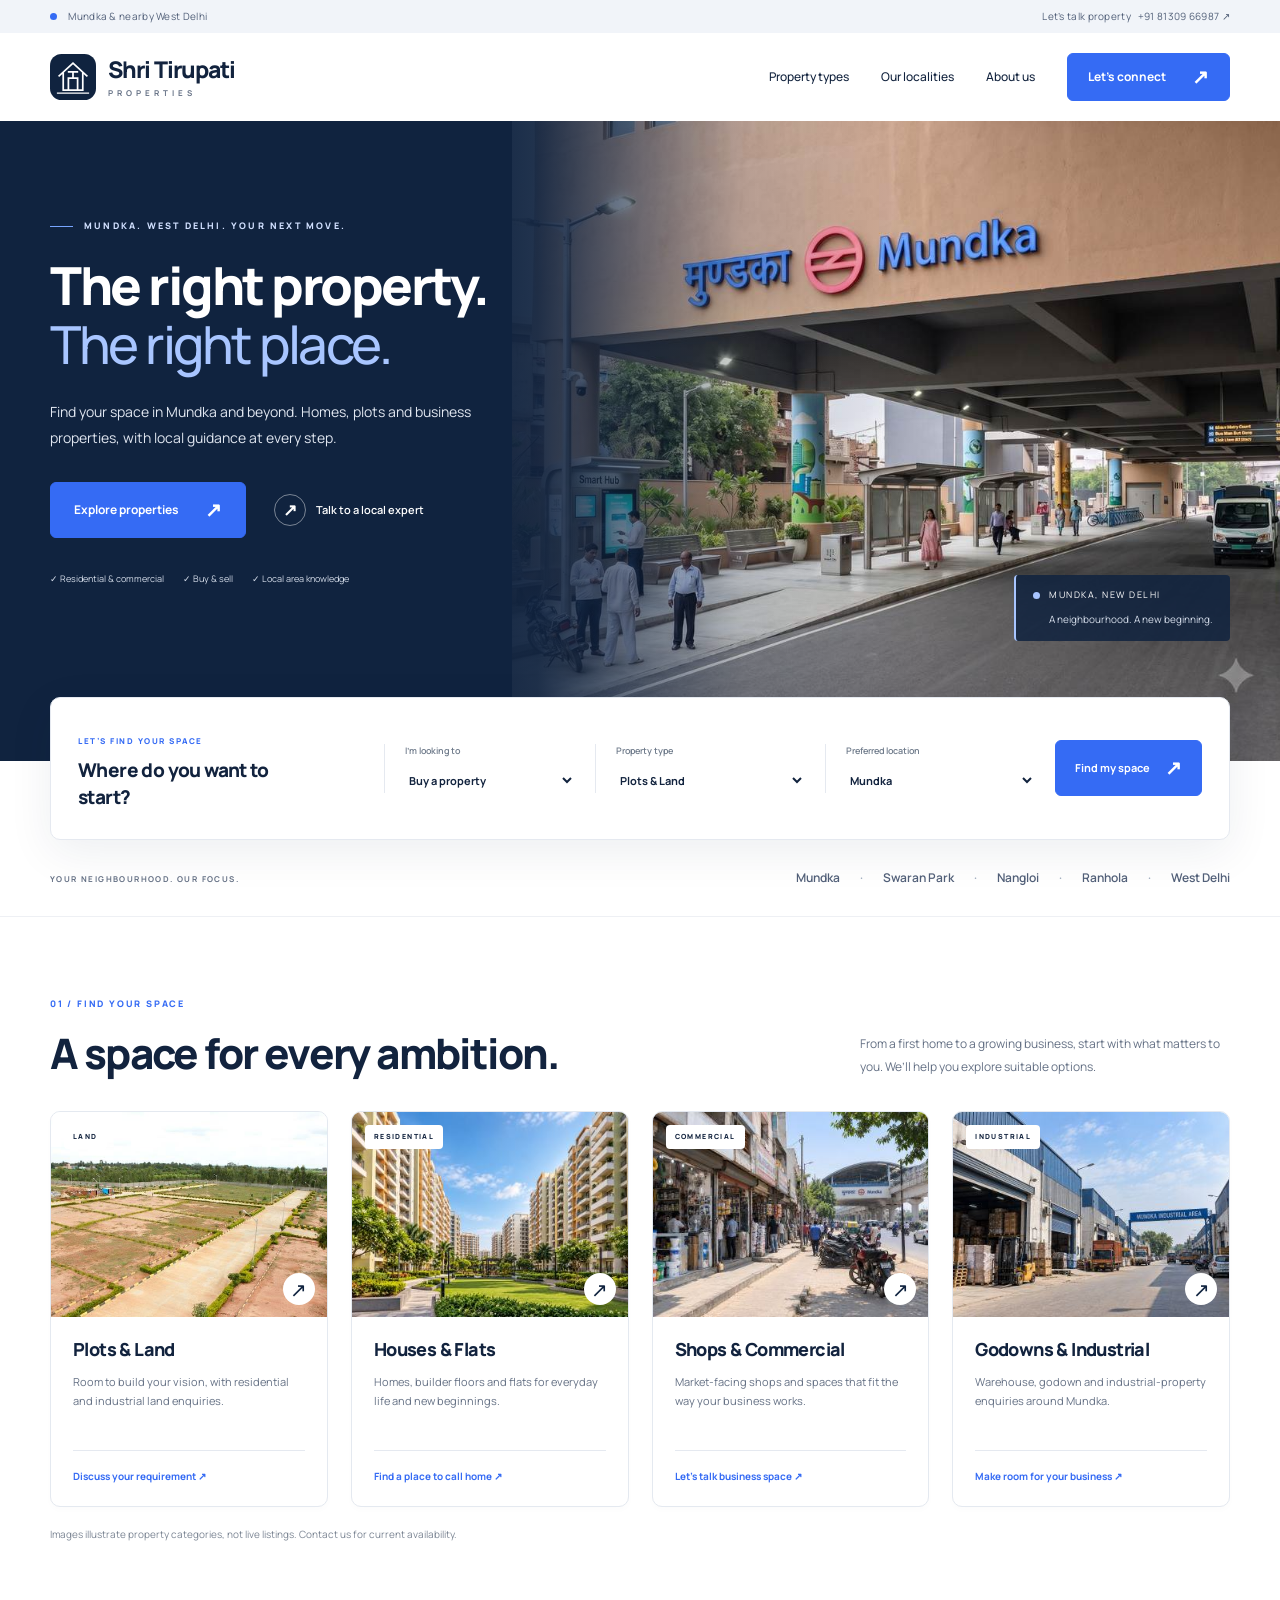
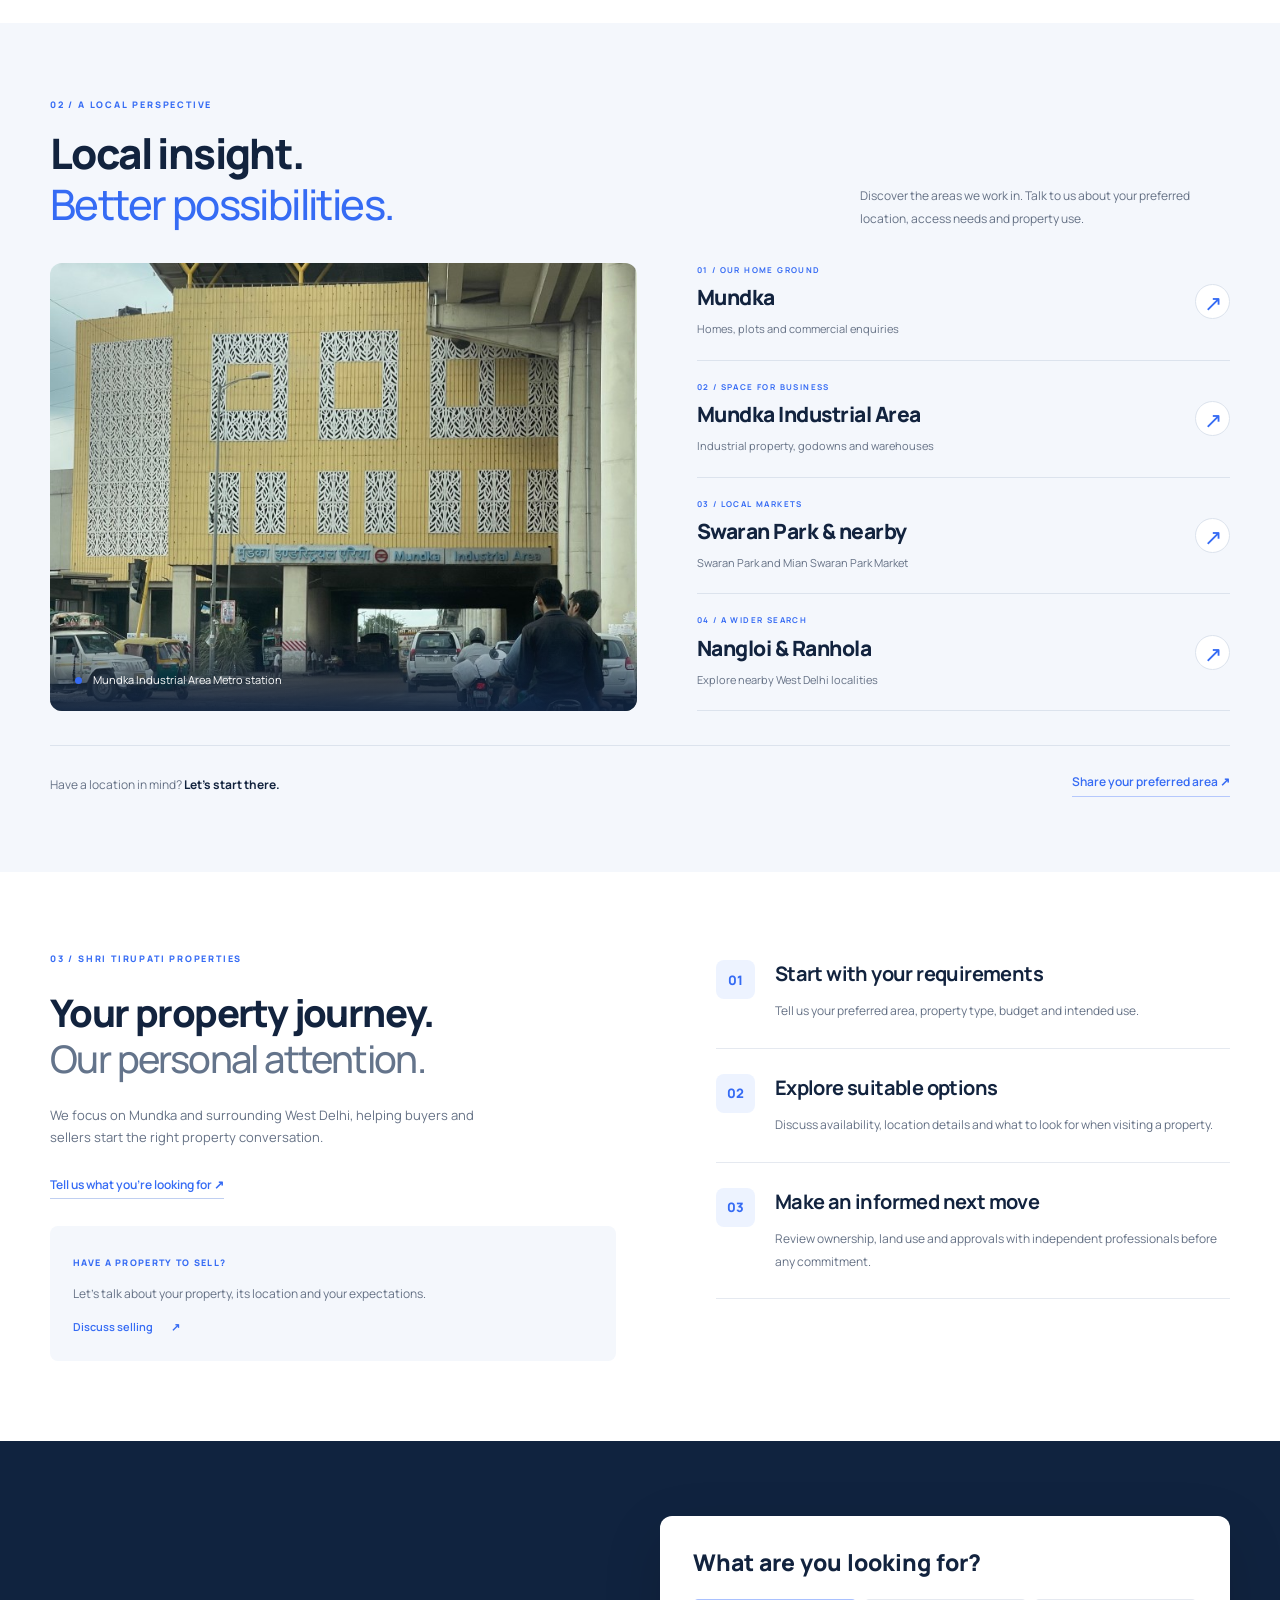
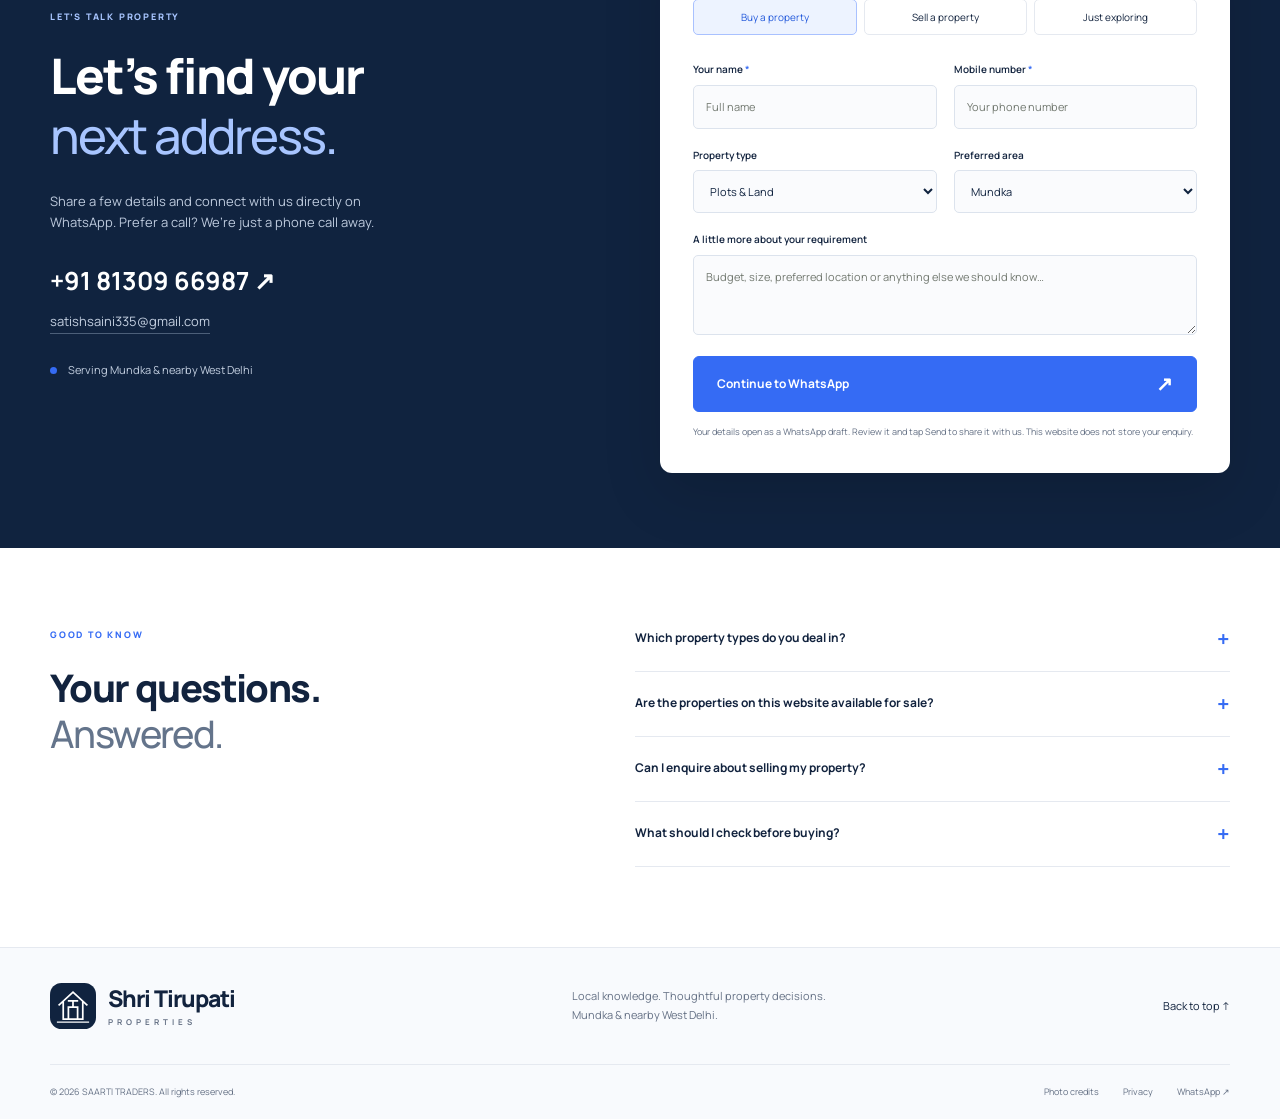
<file: index.html>
<!doctype html>
<html lang="en">
<head>
  <meta charset="utf-8"><meta name="viewport" content="width=device-width,initial-scale=1">
  <title>Shri Tirupati Properties | Property in Mundka & West Delhi</title>
  <meta name="description" content="Find plots, homes, shops, godowns and industrial properties in Mundka and nearby West Delhi. Talk to Shri Tirupati Properties about buying or selling.">
  <meta name="theme-color" content="#10233f"><meta property="og:title" content="Your next address in Mundka | Shri Tirupati Properties"><meta property="og:description" content="Local property knowledge. A personal approach. Explore residential, commercial and industrial property in West Delhi."><meta property="og:type" content="website">
  <link rel="icon" type="image/svg+xml" href="assets/logo-mark.svg"><link rel="stylesheet" href="styles.css"><link rel="stylesheet" href="redesign.css"><script src="script.js" defer></script>
</head>
<body>
<a class="skip" href="#main">Skip to content</a>
<div class="topline"><div class="wrap"><span><span class="location-dot"></span> Mundka & nearby West Delhi</span><a href="tel:+918130966987">Let’s talk property &nbsp; +91 81309 66987 ↗</a></div></div>
<header class="header"><div class="wrap header-inner">
  <a class="brand" href="#home" aria-label="Shri Tirupati Properties home"><img src="assets/logo-mark.svg" alt="" width="48" height="48"><span>Shri Tirupati<small>PROPERTIES</small></span></a>
  <button class="menu-toggle" type="button" aria-controls="navigation" aria-expanded="false">Menu <span>☰</span></button>
  <nav id="navigation" aria-label="Main navigation"><a href="#properties">Property types</a><a href="#localities">Our localities</a><a href="#about">About us</a><a class="button small" href="#contact">Let’s connect <span>↗</span></a></nav>
</div></header>
<main id="main">
<section class="hero" id="home">
<img class="hero-background" src="assets/mundka-banner.jpg" width="1100" height="827" alt="Mundka station banner reused from our original website" fetchpriority="high">
<div class="wrap hero-inner"><div class="hero-copy"><p class="eyebrow"><span></span> MUNDKA. WEST DELHI. YOUR NEXT MOVE.</p><h1>The right property.<br><em>The right place.</em></h1><p class="intro">Find your space in Mundka and beyond. Homes, plots and business properties, with local guidance at every step.</p><div class="hero-actions"><a class="button" href="#properties">Explore properties <span>↗</span></a><a class="hero-call" href="tel:+918130966987"><span class="call-icon">↗</span> Talk to a local expert</a></div><div class="hero-assurances"><span>✓ Residential & commercial</span><span>✓ Buy & sell</span><span>✓ Local area knowledge</span></div></div><div class="hero-location"><span class="location-dot"></span><span>MUNDKA, NEW DELHI<small>A neighbourhood. A new beginning.</small></span></div></div>
</section>
<div class="wrap finder-wrap"><form class="property-finder" id="property-finder"><div class="finder-heading"><span>LET’S FIND YOUR SPACE</span><h2>Where do you want to start?</h2></div><label>I’m looking to<select id="find-intent"><option value="Buy">Buy a property</option><option value="Sell">Sell a property</option><option value="Enquire">Explore options</option></select></label><label>Property type<select id="find-type"><option>Plots & Land</option><option>Houses & Flats</option><option>Shops & Commercial</option><option>Godowns & Industrial</option><option>Not sure yet</option></select></label><label>Preferred location<select id="find-area"><option>Mundka</option><option>Mundka Industrial Area</option><option>Swaran Park</option><option>Nangloi</option><option>Ranhola</option><option>UER-II surroundings</option></select></label><button class="button" type="submit">Find my space <span>↗</span></button></form></div>
<div class="locality-strip"><div class="wrap"><span>YOUR NEIGHBOURHOOD. OUR FOCUS.</span><p>Mundka <i>·</i> Swaran Park <i>·</i> Nangloi <i>·</i> Ranhola <i>·</i> West Delhi</p></div></div>
<section class="section wrap" id="properties"><div class="section-head"><div><p class="eyebrow">01 / FIND YOUR SPACE</p><h2>A space for every ambition.</h2></div><p>From a first home to a growing business, start with what matters to you. We’ll help you explore suitable options.</p></div>
  <div class="property-grid">
    <a class="property-card" href="#contact" data-property="Plots & Land"><div class="card-image"><img src="assets/plots-land.jpg" alt="Illustrative plotted land" width="564" height="376" loading="lazy"><span class="image-tag">LAND</span><span class="card-arrow">↗</span></div><div class="card-copy"><span class="card-number">01</span><h3>Plots & Land</h3><p>Room to build your vision, with residential and industrial land enquiries.</p><span class="card-link">Discuss your requirement ↗</span></div></a>
    <a class="property-card" href="#contact" data-property="Houses & Flats"><div class="card-image"><img src="assets/houses-flats.jpg" alt="Illustrative residential buildings" width="384" height="256" loading="lazy"><span class="image-tag">RESIDENTIAL</span><span class="card-arrow">↗</span></div><div class="card-copy"><span class="card-number">02</span><h3>Houses & Flats</h3><p>Homes, builder floors and flats for everyday life and new beginnings.</p><span class="card-link">Find a place to call home ↗</span></div></a>
    <a class="property-card" href="#contact" data-property="Shops & Commercial"><div class="card-image"><img src="assets/shops-market.jpg" alt="Illustrative commercial market" width="384" height="256" loading="lazy"><span class="image-tag">COMMERCIAL</span><span class="card-arrow">↗</span></div><div class="card-copy"><span class="card-number">03</span><h3>Shops & Commercial</h3><p>Market-facing shops and spaces that fit the way your business works.</p><span class="card-link">Let’s talk business space ↗</span></div></a>
    <a class="property-card" href="#contact" data-property="Godowns & Industrial"><div class="card-image"><img src="assets/godown.jpg" alt="Illustrative warehouse building" width="384" height="256" loading="lazy"><span class="image-tag">INDUSTRIAL</span><span class="card-arrow">↗</span></div><div class="card-copy"><span class="card-number">04</span><h3>Godowns & Industrial</h3><p>Warehouse, godown and industrial-property enquiries around Mundka.</p><span class="card-link">Make room for your business ↗</span></div></a>
  </div><p class="image-note">Images illustrate property categories, not live listings. Contact us for current availability.</p>
</section>
<section class="local-section" id="localities"><div class="wrap"><div class="section-head"><div><p class="eyebrow">02 / A LOCAL PERSPECTIVE</p><h2>Local insight.<br><em>Better possibilities.</em></h2></div><p>Discover the areas we work in. Talk to us about your preferred location, access needs and property use.</p></div><div class="local-grid"><figure class="local-photo"><img src="assets/mundka-industrial-metro.jpg" alt="Exterior of Mundka Industrial Area Metro station" width="750" height="546" loading="lazy"><figcaption><span class="location-dot"></span> Mundka Industrial Area Metro station</figcaption></figure><div class="area-list">
  <a href="https://www.google.com/maps/search/?api=1&query=Mundka+Delhi" target="_blank" rel="noopener noreferrer"><span><small>01 / OUR HOME GROUND</small><strong>Mundka</strong><span>Homes, plots and commercial enquiries</span></span><b>↗</b></a>
  <a href="https://www.google.com/maps/search/?api=1&query=Mundka+Industrial+Area+Delhi" target="_blank" rel="noopener noreferrer"><span><small>02 / SPACE FOR BUSINESS</small><strong>Mundka Industrial Area</strong><span>Industrial property, godowns and warehouses</span></span><b>↗</b></a>
  <a href="https://www.google.com/maps/search/?api=1&query=Swaran+Park+Mundka+Delhi" target="_blank" rel="noopener noreferrer"><span><small>03 / LOCAL MARKETS</small><strong>Swaran Park & nearby</strong><span>Swaran Park and Mian Swaran Park Market</span></span><b>↗</b></a>
  <a href="https://www.google.com/maps/search/?api=1&query=Nangloi+Ranhola+Delhi" target="_blank" rel="noopener noreferrer"><span><small>04 / A WIDER SEARCH</small><strong>Nangloi & Ranhola</strong><span>Explore nearby West Delhi localities</span></span><b>↗</b></a>
</div></div><div class="local-bottom"><p>Have a location in mind? <strong>Let’s start there.</strong></p><a href="#contact" class="light-link">Share your preferred area ↗</a></div></div></section>
<section class="section wrap about-grid" id="about"><div><p class="eyebrow">03 / SHRI TIRUPATI PROPERTIES</p><h2>Your property journey.<br><em>Our personal attention.</em></h2><p class="about-intro">We focus on Mundka and surrounding West Delhi, helping buyers and sellers start the right property conversation.</p><a class="underlink" href="#contact">Tell us what you’re looking for ↗</a><div class="seller-note"><span>HAVE A PROPERTY TO SELL?</span><p>Let’s talk about your property, its location and your expectations.</p><a href="#contact" data-intent="Sell">Discuss selling <span>↗</span></a></div></div><div class="steps"><article><span>01</span><div><h3>Start with your requirements</h3><p>Tell us your preferred area, property type, budget and intended use.</p></div></article><article><span>02</span><div><h3>Explore suitable options</h3><p>Discuss availability, location details and what to look for when visiting a property.</p></div></article><article><span>03</span><div><h3>Make an informed next move</h3><p>Review ownership, land use and approvals with independent professionals before any commitment.</p></div></article></div></section>
<section class="contact-section" id="contact"><div class="wrap contact-grid"><div class="contact-copy"><p class="eyebrow">LET’S TALK PROPERTY</p><h2>Let’s find your<br><em>next address.</em></h2><p>Share a few details and connect with us directly on WhatsApp. Prefer a call? We’re just a phone call away.</p><a class="contact-phone" href="tel:+918130966987">+91 81309 66987 ↗</a><a class="email-link" href="mailto:satishsaini335@gmail.com">satishsaini335@gmail.com</a><div class="contact-place"><span class="location-dot"></span> Serving Mundka & nearby West Delhi</div></div>
<form id="enquiry-form" class="enquiry-form" action="https://wa.me/918130966987" method="get"><h3>What are you looking for?</h3><fieldset class="intent-options"><legend class="sr-only">Enquiry purpose</legend><label><input type="radio" name="intent" value="Buy" checked><span>Buy a property</span></label><label><input type="radio" name="intent" value="Sell"><span>Sell a property</span></label><label><input type="radio" name="intent" value="Enquire"><span>Just exploring</span></label></fieldset><div class="form-row"><label>Your name <span>*</span><input name="name" id="name" autocomplete="name" required maxlength="80" placeholder="Full name"></label><label>Mobile number <span>*</span><input name="phone" id="phone" type="tel" autocomplete="tel" required pattern="[+0-9 \(\)\-]{10,20}" maxlength="20" title="Enter a valid phone number with 10 to 15 digits" placeholder="Your phone number"></label></div><div class="form-row"><label>Property type<select name="property" id="property"><option>Plots & Land</option><option>Houses & Flats</option><option>Shops & Commercial</option><option>Godowns & Industrial</option><option>Not sure yet</option></select></label><label>Preferred area<select name="area" id="area"><option>Mundka</option><option>Mundka Industrial Area</option><option>Swaran Park</option><option>Mian Swaran Park Market</option><option>Nangloi</option><option>Ranhola</option><option>UER-II surroundings</option><option>Other / Open to suggestions</option></select></label></div><label>A little more about your requirement<textarea name="message" id="message" rows="3" maxlength="1000" placeholder="Budget, size, preferred location or anything else we should know…"></textarea></label><button class="button submit" type="submit">Continue to WhatsApp <span>↗</span></button><p class="form-note">Your details open as a WhatsApp draft. Review it and tap Send to share it with us. This website does not store your enquiry.</p><noscript><p>For a personalised enquiry, call <a href="tel:+918130966987">+91 81309 66987</a> or <a href="https://wa.me/918130966987">message us on WhatsApp</a>. JavaScript is needed to prepare the form draft.</p></noscript></form></div></section>
<section class="section wrap faq-section"><div><p class="eyebrow">GOOD TO KNOW</p><h2>Your questions.<br><em>Answered.</em></h2></div><div class="faqs"><details><summary>Which property types do you deal in?<span>+</span></summary><p>We handle enquiries for plots, land, houses, flats, shops, commercial spaces, godowns, warehouses and industrial properties in Mundka and nearby areas.</p></details><details><summary>Are the properties on this website available for sale?<span>+</span></summary><p>The website introduces the categories we deal in. Images are not current property listings. Contact us for availability, asking prices and specific property details.</p></details><details><summary>Can I enquire about selling my property?<span>+</span></summary><p>Yes. Choose “Sell a property” in the enquiry form and share the location, property type, approximate size and your expectations.</p></details><details><summary>What should I check before buying?<span>+</span></summary><p>Independently verify title, ownership, permitted land use, approvals, access and applicable planning rules. Consult a qualified legal professional before making a commitment.</p></details></div></section>
</main>
<footer><div class="wrap footer-top"><a class="brand" href="#home"><img src="assets/logo-mark.svg" alt="" width="48" height="48"><span>Shri Tirupati<small>PROPERTIES</small></span></a><p>Local knowledge. Thoughtful property decisions.<br>Mundka & nearby West Delhi.</p><a class="back-top" href="#home">Back to top ↑</a></div><div class="wrap footer-bottom"><span>© <span id="year">2026</span> SAARTI TRADERS. All rights reserved.</span><div><a href="credits.html">Photo credits</a><a href="privacy.html">Privacy</a><a href="https://wa.me/918130966987" target="_blank" rel="noopener noreferrer">WhatsApp ↗</a></div></div></footer>
<div class="mobile-contact"><a href="tel:+918130966987">Call us ↗</a><a href="#contact">Enquire on WhatsApp ↗</a></div>
</body></html>
</file>
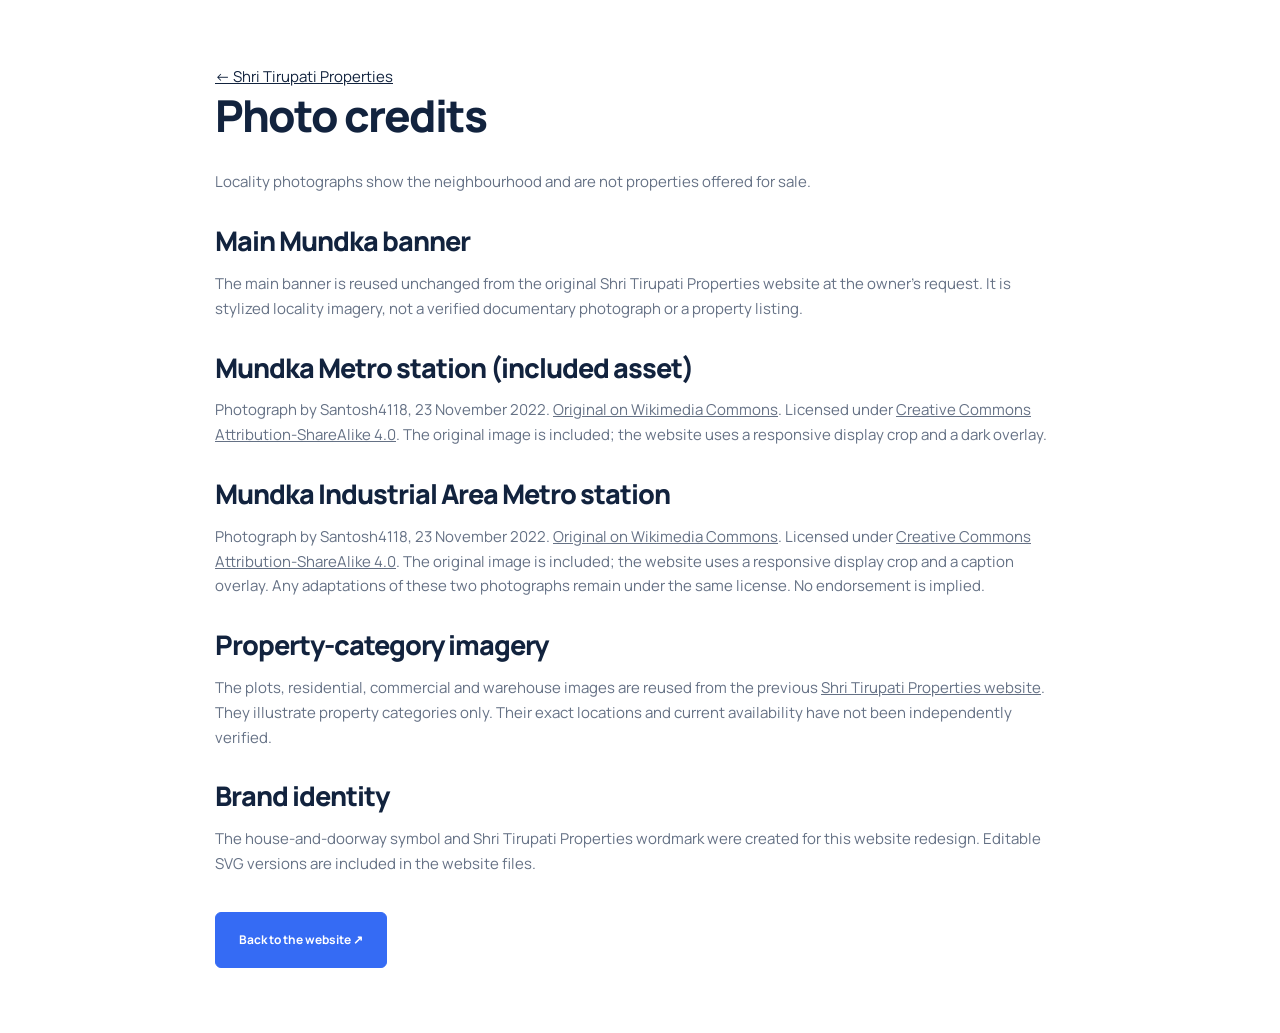
<file: credits.html>
<!doctype html><html lang="en"><head><meta charset="utf-8"><meta name="viewport" content="width=device-width,initial-scale=1"><title>Photo credits | Shri Tirupati Properties</title><link rel="icon" href="assets/logo-mark.svg"><link rel="stylesheet" href="styles.css"><link rel="stylesheet" href="redesign.css"></head><body><main class="wrap document"><a href="index.html">← Shri Tirupati Properties</a><h1>Photo credits</h1><p>Locality photographs show the neighbourhood and are not properties offered for sale.</p><h2>Main Mundka banner</h2><p>The main banner is reused unchanged from the original Shri Tirupati Properties website at the owner’s request. It is stylized locality imagery, not a verified documentary photograph or a property listing.</p><h2>Mundka Metro station (included asset)</h2><p>Photograph by Santosh4118, 23 November 2022. <a href="https://commons.wikimedia.org/wiki/File:Mundka_metro_station_(Delhi).jpg">Original on Wikimedia Commons</a>. Licensed under <a href="https://creativecommons.org/licenses/by-sa/4.0/">Creative Commons Attribution-ShareAlike 4.0</a>. The original image is included; the website uses a responsive display crop and a dark overlay.</p><h2>Mundka Industrial Area Metro station</h2><p>Photograph by Santosh4118, 23 November 2022. <a href="https://commons.wikimedia.org/wiki/File:Mundka_Industrial_Area_metro_station_(Delhi).jpg">Original on Wikimedia Commons</a>. Licensed under <a href="https://creativecommons.org/licenses/by-sa/4.0/">Creative Commons Attribution-ShareAlike 4.0</a>. The original image is included; the website uses a responsive display crop and a caption overlay. Any adaptations of these two photographs remain under the same license. No endorsement is implied.</p><h2>Property-category imagery</h2><p>The plots, residential, commercial and warehouse images are reused from the previous <a href="https://shritirupatiproperties.com/">Shri Tirupati Properties website</a>. They illustrate property categories only. Their exact locations and current availability have not been independently verified.</p><h2>Brand identity</h2><p>The house-and-doorway symbol and Shri Tirupati Properties wordmark were created for this website redesign. Editable SVG versions are included in the website files.</p><a class="button" href="index.html">Back to the website ↗</a></main></body></html>
</file>
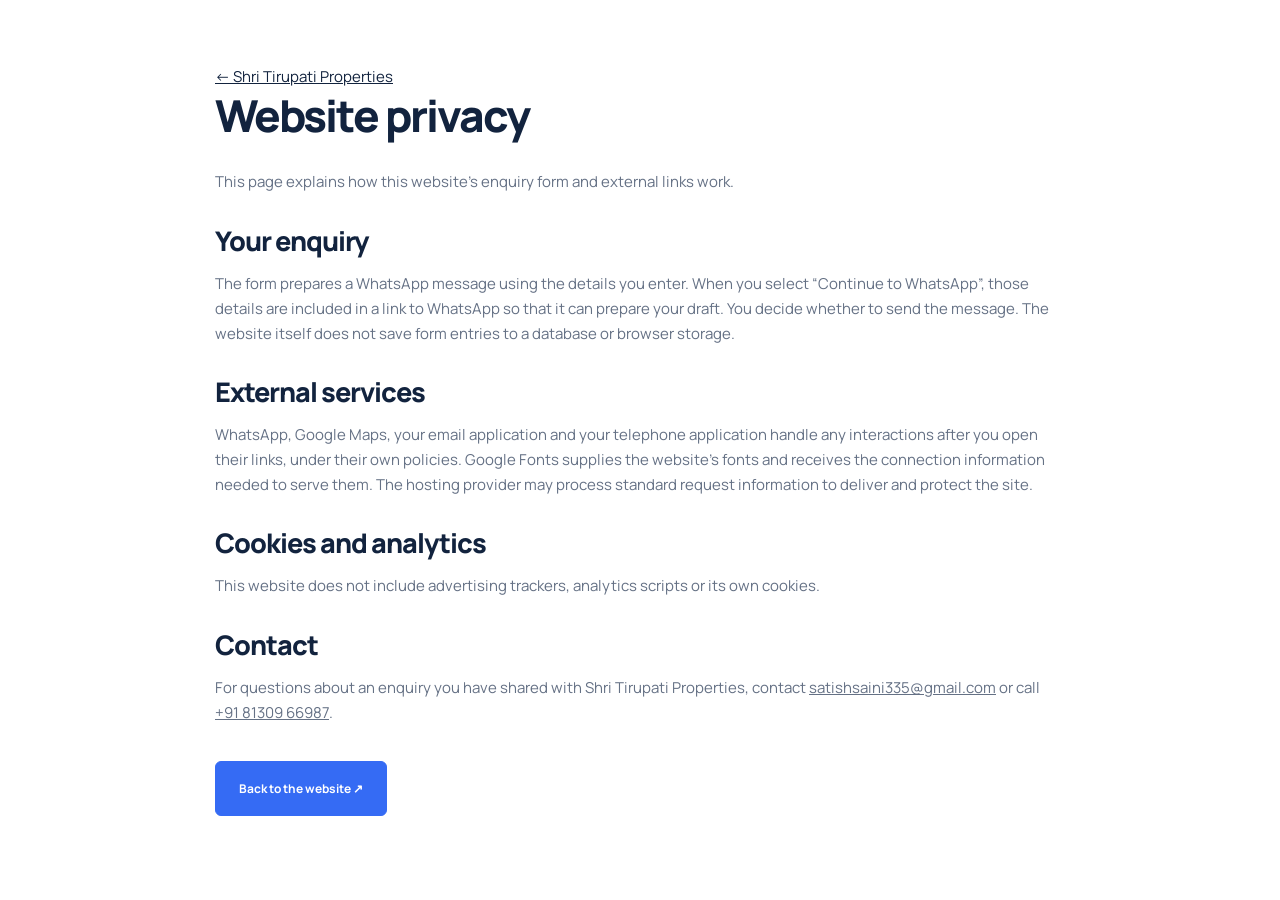
<file: privacy.html>
<!doctype html><html lang="en"><head><meta charset="utf-8"><meta name="viewport" content="width=device-width,initial-scale=1"><title>Website privacy | Shri Tirupati Properties</title><link rel="icon" href="assets/logo-mark.svg"><link rel="stylesheet" href="styles.css"><link rel="stylesheet" href="redesign.css"></head><body><main class="wrap document"><a href="index.html">← Shri Tirupati Properties</a><h1>Website privacy</h1><p>This page explains how this website's enquiry form and external links work.</p><h2>Your enquiry</h2><p>The form prepares a WhatsApp message using the details you enter. When you select “Continue to WhatsApp”, those details are included in a link to WhatsApp so that it can prepare your draft. You decide whether to send the message. The website itself does not save form entries to a database or browser storage.</p><h2>External services</h2><p>WhatsApp, Google Maps, your email application and your telephone application handle any interactions after you open their links, under their own policies. Google Fonts supplies the website's fonts and receives the connection information needed to serve them. The hosting provider may process standard request information to deliver and protect the site.</p><h2>Cookies and analytics</h2><p>This website does not include advertising trackers, analytics scripts or its own cookies.</p><h2>Contact</h2><p>For questions about an enquiry you have shared with Shri Tirupati Properties, contact <a href="mailto:satishsaini335@gmail.com">satishsaini335@gmail.com</a> or call <a href="tel:+918130966987">+91 81309 66987</a>.</p><a class="button" href="index.html">Back to the website ↗</a></main></body></html>
</file>
<file: styles.css>
@import url('https://fonts.googleapis.com/css2?family=DM+Sans:wght@400;500;600;700&family=Playfair+Display:ital,wght@0,500;0,600;0,700;1,500;1,600&display=swap');
:root{--paper:#f7f5ef;--white:#fffefa;--green:#173d35;--ink:#233e36;--muted:#66716b;--gold:#af8548;--line:#dedfd5;--serif:'Playfair Display',Georgia,serif;--sans:'DM Sans',Arial,sans-serif}*{box-sizing:border-box}html{scroll-behavior:smooth;scroll-padding-top:105px}body{margin:0;background:var(--paper);color:var(--ink);font-family:var(--sans);font-size:15px;line-height:1.65}a{color:inherit;text-decoration:none}button,input,select,textarea{font:inherit}button,a,input,select,textarea,summary{-webkit-tap-highlight-color:transparent}button,a{touch-action:manipulation}a:focus-visible,button:focus-visible,input:focus-visible,textarea:focus-visible,select:focus-visible,summary:focus-visible{outline:3px solid var(--gold);outline-offset:5px}img{max-width:100%;display:block}h1,h2,h3,p,figure{margin:0}h1,h2,h3{font-family:var(--serif);font-weight:500;line-height:1.15}h1{font-size:clamp(48px,5.1vw,76px);letter-spacing:-2.8px}h2{font-size:clamp(34px,3.5vw,49px);letter-spacing:-1.6px}h3{font-size:25px}em{font-weight:500;color:var(--gold)}.wrap{width:min(1240px,calc(100% - 96px));margin-inline:auto}.topline{background:var(--green);color:#ecede5;font-size:11px;letter-spacing:.3px}.topline .wrap{display:flex;align-items:center;justify-content:space-between;padding-block:9px}.location-dot{display:inline-block;width:7px;height:7px;border-radius:50%;background:#cba66c;margin-right:9px}.header{position:sticky;top:0;background:rgba(247,245,239,.97);z-index:20;border-bottom:1px solid var(--line)}.header-inner{height:96px;display:flex;align-items:center;justify-content:space-between}.brand{display:inline-flex;gap:12px;align-items:center;flex-shrink:0}.brand>span{font-family:var(--serif);font-size:26px;line-height:1.25;letter-spacing:-.5px}.brand small{display:block;font-family:var(--sans);font-size:9px;letter-spacing:4.2px;margin-top:5px}.header nav{display:flex;gap:32px;align-items:center;font-size:13px;font-weight:500}.header nav>a:not(.button):hover,.underlink:hover{color:var(--gold)}.button{display:inline-flex;justify-content:space-between;gap:26px;align-items:center;background:var(--green);color:white;padding:17px 24px;font-size:13px;font-weight:600;border:1px solid var(--green);cursor:pointer;transition:background .2s,transform .2s}.button:hover{background:#29564a;transform:translateY(-2px)}.button span{font-size:20px;line-height:1}.button.small{padding:12px 18px}.menu-toggle{display:none}.hero{display:grid;grid-template-columns:1fr 1fr;gap:46px;padding-top:48px;padding-bottom:57px;align-items:center}.hero-copy{padding-block:15px}.eyebrow{font-size:10px;font-weight:600;letter-spacing:2px;line-height:1.5;margin-bottom:23px}.hero .eyebrow{display:flex;gap:11px;align-items:center}.hero-copy .eyebrow>span{height:1px;width:25px;background:var(--gold)}.hero h1 em{display:inline-block}.intro{font-size:15px;max-width:425px;line-height:1.85;color:var(--muted);margin-top:25px}.hero-actions{display:flex;align-items:center;gap:25px;margin-top:30px}.underlink{font-size:12px;font-weight:600;border-bottom:1px solid #a3ada4;padding-bottom:5px}.hero-foot{margin-top:48px;display:flex;align-items:center;gap:13px}.hero-foot p{font-size:10px;line-height:1.7;color:var(--muted)}.hero-foot strong{font-weight:500;color:var(--green)}.mini-mark{font-family:var(--serif);font-size:15px;border:1px solid #c2ab82;color:#8a6b3c;width:39px;height:39px;display:grid;place-items:center;border-radius:50%}.vertical-line{height:31px;width:1px;background:var(--line);margin-inline:7px}.hero-photo{position:relative;isolation:isolate;min-height:535px;align-self:stretch;overflow:hidden;border-radius:150px 4px 4px 4px}.hero-photo>img{position:absolute;width:100%;height:100%;object-fit:cover;object-position:48% 50%}.hero-photo:after{content:'';position:absolute;inset:0;background:linear-gradient(180deg,rgba(0,0,0,.04) 30%,rgba(10,30,25,.85));z-index:0}.photo-top{position:absolute;top:28px;right:25px;display:flex;align-items:center;gap:15px;z-index:1}.photo-pill{background:var(--paper);padding:8px 12px;font-size:8px;font-weight:600;letter-spacing:1.4px}.round-arrow{width:34px;height:34px;border:1px solid #fff8;color:white;display:grid;place-items:center;border-radius:50%;font-size:20px}.hero-photo figcaption{position:absolute;left:32px;bottom:29px;right:24px;z-index:1;color:#fff}.hero-photo figcaption .eyebrow{font-size:9px;margin-bottom:10px;color:#e0bd81}.hero-photo figcaption strong{display:block;font:35px var(--serif);margin-bottom:8px}.hero-photo figcaption>span:last-child{font-size:11px;color:#e1e5dc}.locality-strip{border-top:1px solid var(--line);border-bottom:1px solid var(--line)}.locality-strip .wrap{display:flex;justify-content:space-between;align-items:center;padding-block:22px;gap:25px}.locality-strip span{font-size:9px;letter-spacing:1.4px;color:var(--muted)}.locality-strip p{font-family:var(--serif);font-size:17px}.locality-strip i{font-style:normal;color:var(--gold);margin-inline:22px;font-size:12px}.section{padding-block:90px}.section-head{display:flex;justify-content:space-between;align-items:flex-end;gap:45px;margin-bottom:37px}.section-head>p{max-width:340px;color:var(--muted);font-size:13px;line-height:1.9}.section-head .eyebrow{margin-bottom:17px}.property-grid{display:grid;grid-template-columns:repeat(4,1fr);gap:21px}.property-card{background:var(--white);border:1px solid var(--line);transition:transform .2s,box-shadow .2s}.property-card:hover{transform:translateY(-5px);box-shadow:0 12px 30px #173d3510}.card-image{position:relative;height:188px;overflow:hidden}.card-image img{width:100%;height:100%;object-fit:cover;transition:transform .4s}.property-card:hover img{transform:scale(1.04)}.image-tag{position:absolute;top:13px;left:13px;background:var(--paper);font-size:8px;letter-spacing:1.4px;padding:5px 8px}.card-arrow{position:absolute;right:12px;bottom:12px;display:grid;place-items:center;width:31px;height:31px;background:var(--white);border-radius:50%;font-size:20px}.card-copy{padding:22px 18px}.card-number{font-size:9px;color:var(--gold);letter-spacing:1px}.card-copy h3{font-size:22px;margin-block:10px 12px;letter-spacing:-.5px}.card-copy p{font-size:12px;color:var(--muted);min-height:64px;line-height:1.8}.card-link{display:block;border-top:1px solid var(--line);margin-top:22px;padding-top:14px;font-size:10px;font-weight:600}.image-note{font-size:10px;color:var(--muted);margin-top:19px}.local-section{background:var(--green);color:#f6f5ec;padding-block:79px}.local-section .eyebrow{color:#dab779}.local-section h2 em{color:#dab779}.local-section .section-head>p{color:#bbc9c0}.local-grid{display:grid;grid-template-columns:1.1fr 1fr;gap:56px;align-items:stretch}.local-photo{position:relative;min-height:410px;overflow:hidden}.local-photo img{width:100%;height:100%;position:absolute;object-fit:cover}.local-photo figcaption{position:absolute;bottom:0;left:0;right:0;padding:35px 22px 17px;background:linear-gradient(transparent,#142a24dc);font-size:11px}.area-list>a{display:flex;justify-content:space-between;align-items:center;padding:18px 0;border-bottom:1px solid #ffffff26;gap:20px}.area-list>a:first-child{padding-top:0}.area-list small{display:block;font-size:8px;letter-spacing:1.4px;color:#d7b77e;margin-bottom:7px}.area-list strong{font:23px var(--serif);display:block;margin-bottom:5px}.area-list span>span{font-size:11px;color:#c1cdc5}.area-list b{font-weight:400;font-size:23px;transition:transform .2s}.area-list a:hover b{transform:translate(3px,-3px);color:#dab779}.local-bottom{display:flex;align-items:center;justify-content:space-between;border-top:1px solid #ffffff26;margin-top:34px;padding-top:26px;font-size:12px}.local-bottom p{color:#c1cdc5}.local-bottom strong{font-weight:500;color:#fff}.light-link{color:#e1c698;border-bottom:1px solid #ba9d6b;padding-bottom:4px}.about-grid{display:grid;grid-template-columns:1.1fr 1fr;gap:90px}.about-intro{max-width:435px;color:var(--muted);font-size:14px;margin-block:24px}.seller-note{border-left:2px solid var(--gold);padding-left:20px;margin-top:35px}.seller-note>span{font-size:9px;letter-spacing:1.3px;font-weight:600}.seller-note p{font-size:12px;color:var(--muted);max-width:330px;margin:7px 0}.seller-note a{font-size:12px;font-weight:600}.seller-note a span{margin-left:16px}.steps article{display:flex;gap:24px;padding:28px 0;border-bottom:1px solid var(--line)}.steps article:first-child{padding-top:8px}.steps article>span{font:22px var(--serif);color:var(--gold)}.steps h3{font-size:24px;margin-bottom:12px}.steps p{font-size:13px;color:var(--muted);line-height:1.9}.contact-section{background:#ecece2;padding-block:78px}.contact-grid{display:grid;grid-template-columns:.95fr 1.05fr;gap:86px}.contact-copy h2{font-size:54px}.contact-copy>p:not(.eyebrow){font-size:13px;color:var(--muted);max-width:340px;margin-block:25px}.contact-phone{display:block;font:26px var(--serif);margin-top:30px}.email-link{font-size:13px;display:inline-block;border-bottom:1px solid #b7c0b5;margin-top:13px}.contact-place{font-size:11px;margin-top:27px}.enquiry-form{background:var(--white);padding:35px}.enquiry-form h3{font-size:25px;margin-bottom:23px}.intent-options{padding:0;border:0;margin:0 0 26px;display:flex;gap:7px}.intent-options label{flex:1;position:relative}.intent-options input{position:absolute;opacity:0;width:1px;height:1px}.intent-options span{display:block;padding:9px 5px;text-align:center;font-size:10px;border:1px solid var(--line);cursor:pointer}.intent-options input:checked+span{background:var(--green);color:white;border-color:var(--green)}.intent-options input:focus-visible+span{outline:3px solid var(--gold);outline-offset:3px}.enquiry-form>label,.form-row>label{font-size:10px;font-weight:600;display:block}.form-row>label{min-width:0;flex:1}.enquiry-form label>span:not(.intent-options span){color:var(--gold)}.form-row{display:flex;gap:17px;margin-bottom:18px}.enquiry-form input:not([type=radio]),.enquiry-form select,.enquiry-form textarea{display:block;width:100%;margin-top:7px;background:#fff;border:1px solid var(--line);border-radius:0;color:var(--green);padding:12px;font-size:11px;font-weight:400;min-height:43px}.enquiry-form textarea{resize:vertical}.enquiry-form input::placeholder,.enquiry-form textarea::placeholder{color:#727970;opacity:1}.submit{width:100%;margin-top:21px}.form-note{font-size:9px;color:var(--muted);line-height:1.7;margin-top:12px}.faq-section{display:grid;grid-template-columns:1fr 1.2fr;gap:70px}.faqs details{border-bottom:1px solid var(--line);padding:19px 0}.faqs details:first-child{padding-top:0}.faqs summary{list-style:none;display:flex;gap:20px;justify-content:space-between;cursor:pointer;font-size:13px;font-weight:500}.faqs summary::-webkit-details-marker{display:none}.faqs summary span{color:var(--gold);font-size:22px;line-height:1}.faqs details[open] summary span{transform:rotate(45deg)}.faqs details p{font-size:12px;color:var(--muted);margin-top:15px;max-width:530px}footer{border-top:1px solid var(--line)}.footer-top{padding-block:40px;display:flex;align-items:center;justify-content:space-between;gap:25px}.footer-top p{font-size:11px;color:var(--muted)}.back-top{font-size:11px}.footer-bottom{border-top:1px solid var(--line);display:flex;justify-content:space-between;padding-block:20px;color:var(--muted);font-size:10px}.footer-bottom>div{display:flex;gap:24px}.mobile-contact{display:none}.sr-only{position:absolute;width:1px;height:1px;padding:0;margin:-1px;overflow:hidden;clip:rect(0,0,0,0);white-space:nowrap;border:0}.skip{position:fixed;top:-80px;left:15px;z-index:100;padding:10px;background:var(--green);color:white}.skip:focus{top:10px}.document{max-width:850px;padding-block:65px}.document h1{font-size:44px;margin-bottom:30px}.document h2{font-size:27px;margin:30px 0 14px}.document p,.document li{color:var(--muted);margin-bottom:15px}.document a{text-decoration:underline}.document .button{margin-top:20px;color:white;text-decoration:none}
@media(min-width:1450px){.hero{padding-block:65px}.hero-photo{min-height:580px}}
@media(max-width:1100px){.wrap{width:calc(100% - 56px)}.header nav{gap:20px}.hero{gap:30px}.hero-photo{min-height:505px}.hero h1{font-size:58px}.hero-actions{gap:17px}.hero-actions .button{padding:15px 17px;font-size:11px}.locality-strip i{margin-inline:12px}.property-grid{gap:14px}.card-copy{padding:18px 14px}.card-copy h3{font-size:20px}.card-copy p{min-height:88px}.contact-grid{gap:45px}.contact-copy h2{font-size:47px}.enquiry-form{padding:26px}.about-grid{gap:50px}}
@media(max-width:800px){html{scroll-padding-top:90px}.wrap{width:calc(100% - 40px)}.topline .wrap{font-size:10px}.topline a{font-size:0}.topline a:after{content:'+91 81309 66987 ↗';font-size:10px}.header-inner{height:80px}.brand img{width:41px;height:41px}.brand>span{font-size:23px}.brand small{font-size:8px;letter-spacing:3px}.menu-toggle{display:flex;align-items:center;gap:10px;border:0;background:none;color:var(--green);font-size:12px;padding:12px 0 12px 15px}.menu-toggle span{font-size:20px}.header nav{display:none;position:absolute;top:80px;left:0;right:0;padding:24px;background:var(--paper);border-bottom:1px solid var(--line);box-shadow:0 15px 20px #173d3510}.header nav.open{display:flex;flex-direction:column;align-items:stretch;gap:18px}.hero{gap:28px;padding-top:30px;padding-bottom:35px}.hero h1{font-size:45px;letter-spacing:-2px}.hero .eyebrow{font-size:8px;letter-spacing:1.2px}.hero-copy .eyebrow>span{display:none}.intro{font-size:12px;margin-top:20px}.hero-actions{flex-direction:column;align-items:flex-start;gap:16px;margin-top:23px}.hero-foot{margin-top:25px;gap:8px}.hero-foot p{font-size:8px}.mini-mark{width:30px;height:30px;font-size:13px}.vertical-line{margin-inline:2px}.hero-photo{border-top-left-radius:95px;min-height:470px}.photo-top{top:20px;right:15px}.photo-pill{font-size:6px;padding:7px}.round-arrow{display:none}.hero-photo figcaption{left:22px;bottom:24px}.hero-photo figcaption strong{font-size:28px}.hero-photo figcaption>span:last-child{font-size:10px}.locality-strip .wrap{flex-direction:column;gap:9px;padding-block:20px}.locality-strip p{font-size:15px}.section{padding-block:58px}.section-head{gap:25px}.section-head>p{max-width:250px;font-size:12px}.property-grid{grid-template-columns:repeat(2,1fr);gap:22px}.card-image{height:200px}.card-copy p{min-height:44px}.card-copy{padding:22px}.card-copy h3{font-size:25px}.local-section{padding-block:58px}.local-grid{gap:30px}.local-photo{min-height:400px}.area-list strong{font-size:20px}.area-list span>span{font-size:10px}.about-grid{gap:35px}.steps h3{font-size:21px}.steps article{gap:16px}.contact-grid{gap:30px}.contact-copy h2{font-size:42px}.enquiry-form{padding:23px}.form-row{flex-direction:column;gap:17px}.intent-options span{font-size:9px;padding:9px 4px}.faq-section{gap:35px}.footer-top p{max-width:200px}}
@media(max-width:560px){.hero{grid-template-columns:1fr;gap:32px}.hero-copy{padding-top:8px}.hero h1{font-size:54px;line-height:1.12}.hero .eyebrow{font-size:9px;margin-bottom:20px;letter-spacing:1.7px}.intro{font-size:14px;max-width:100%}.hero-actions{flex-direction:row;align-items:center;gap:23px}.hero-actions .button{font-size:11px;padding:16px 18px}.hero-foot{margin-top:29px;gap:12px}.hero-foot p{font-size:10px}.mini-mark{width:36px;height:36px}.vertical-line{margin-inline:5px}.hero-photo{min-height:380px;border-top-left-radius:110px}.hero-photo img{object-position:center 47%}.hero-photo figcaption .eyebrow{font-size:8px}.hero-photo figcaption strong{font-size:31px}.photo-pill{font-size:8px}.round-arrow{display:grid}.locality-strip p{font-size:13px;text-align:center;line-height:2}.locality-strip i{margin-inline:8px;font-size:9px}.section-head{display:block;margin-bottom:28px}.section-head>p{max-width:100%;margin-top:20px;font-size:13px}.eyebrow{font-size:9px;margin-bottom:17px}h2{font-size:36px}.property-grid{gap:17px}.card-image{height:145px}.card-copy{padding:17px 12px}.card-copy h3{font-size:21px;min-height:48px;line-height:1.15}.card-copy p{font-size:11px;min-height:79px}.card-link{font-size:9px;line-height:1.6;margin-top:17px;padding-top:13px;min-height:42px}.image-tag{font-size:6px;left:9px;top:9px;letter-spacing:1px}.image-note{font-size:9px}.local-grid{grid-template-columns:1fr;gap:32px}.local-photo{min-height:310px}.area-list strong{font-size:23px}.area-list span>span{font-size:12px}.area-list>a{padding-block:19px}.area-list small{font-size:8px}.local-bottom{flex-direction:column;align-items:flex-start;gap:14px;font-size:11px}.about-grid{grid-template-columns:1fr;gap:36px}.about-intro{font-size:14px}.steps article{gap:24px;padding-block:24px}.steps h3{font-size:23px}.contact-grid{grid-template-columns:1fr;gap:35px}.contact-copy h2{font-size:46px}.contact-copy h2 br:nth-of-type(2){display:none}.contact-copy>p:not(.eyebrow){max-width:100%}.contact-section{padding-block:55px}.contact-phone{font-size:25px}.enquiry-form{padding:25px 20px}.enquiry-form h3{font-size:25px}.form-row{flex-direction:row;gap:12px}.enquiry-form input:not([type=radio]),.enquiry-form select,.enquiry-form textarea{font-size:16px;padding:10px 8px}.enquiry-form select{font-size:13px}.enquiry-form select:focus{font-size:16px}.intent-options span{font-size:9px}.form-note{font-size:10px}.faq-section{grid-template-columns:1fr;gap:30px}.faqs summary{font-size:13px}.footer-top{flex-wrap:wrap;gap:22px;padding-block:30px}.footer-top p{max-width:none;width:100%;order:3}.footer-top .brand>span{font-size:22px}.footer-bottom{flex-direction:column;gap:15px;font-size:10px}.mobile-contact{display:grid;grid-template-columns:1fr 1.5fr;position:fixed;bottom:0;left:0;right:0;z-index:30;background:var(--paper);border-top:1px solid var(--line);padding-bottom:env(safe-area-inset-bottom)}.mobile-contact a{font-size:12px;font-weight:600;text-align:center;padding:16px 10px}.mobile-contact a:last-child{background:var(--green);color:white}body{padding-bottom:54px}.document{padding-block:45px}.document h1{font-size:37px}}
@media(prefers-reduced-motion:reduce){html{scroll-behavior:auto}*,*:before,*:after{transition:none!important}}
</file>
<file: redesign.css>
@import url('https://fonts.googleapis.com/css2?family=Manrope:wght@400;500;600;700;800&display=swap');
:root{--paper:#fff;--white:#fff;--green:#10233f;--ink:#12233e;--muted:#657185;--gold:#356bf4;--line:#e5e9f0;--serif:'Manrope',Arial,sans-serif;--sans:'Manrope',Arial,sans-serif}body{background:#fff}h1,h2,h3{font-weight:800}h2{font-size:42px;line-height:1.22;letter-spacing:-1.6px}h2 em{font-style:normal;color:#64748b}h3{font-weight:700}.wrap{width:min(1280px,calc(100% - 100px))}.topline{background:#f1f4f9;color:#526079}.topline .wrap{padding-block:8px;font-size:10px}.location-dot{background:#356bf4}.header{background:#fff;border-bottom:0}.header-inner{height:88px}.brand img{width:46px;height:46px}.brand>span{font-weight:800;font-size:23px;letter-spacing:-1px}.brand small{font-size:8px;letter-spacing:4px;font-weight:700;color:#657185}.header nav{font-size:12px;gap:32px}.header nav .button{background:#356bf4;border-color:#356bf4;border-radius:6px;padding:13px 20px}.button{background:#356bf4;border-color:#356bf4;border-radius:6px;font-size:12px;font-weight:700;padding:17px 23px}.button:hover{background:#2359db}.hero{display:block;position:relative;isolation:isolate;padding:0 0 65px;background:#10233f;min-height:640px;overflow:hidden}.hero-background{position:absolute;inset:0;width:100%;height:100%;object-fit:cover;object-position:center 46%;z-index:-2}.hero:after{content:'';position:absolute;inset:0;background:linear-gradient(90deg,rgba(6,20,43,.94),rgba(7,23,43,.81) 30%,rgba(7,23,43,.21) 75%,rgba(7,23,43,.08)),linear-gradient(0deg,rgba(8,24,44,.5),transparent 40%);z-index:-1}.hero-inner{position:relative;min-height:575px;display:flex;align-items:center}.hero-copy{padding:55px 0 65px;width:650px;max-width:68%}.hero .eyebrow{font-size:9px;letter-spacing:2.2px;color:#d1e0ff;margin-bottom:23px}.hero-copy .eyebrow>span{background:#78a5ff;width:23px;display:block}.hero h1{font-size:clamp(42px,4.9vw,70px);line-height:1.12;letter-spacing:-3.3px;color:#fff}.hero h1 em{font-style:normal;color:#a8c5ff;white-space:nowrap}.hero .intro{font-size:14px;color:#e0e6f0;line-height:1.9;margin-top:25px;max-width:440px}.hero-actions{margin-top:30px;gap:28px;flex-direction:row;align-items:center}.hero-call{color:white;font-size:11px;font-weight:600;display:flex;align-items:center;gap:10px}.call-icon{border:1px solid #ffffff70;width:32px;height:32px;display:grid;place-items:center;border-radius:50%;font-size:17px}.hero-assurances{margin-top:34px;display:flex;gap:19px;color:#d4dce9;font-size:9px}.hero-location{position:absolute;bottom:55px;right:0;display:flex;align-items:flex-start;color:white;font-size:9px;letter-spacing:1.5px;border-left:1px solid #ffffff50;padding:5px 0 5px 20px}.hero-location .location-dot{margin-top:4px;background:#a8c5ff}.hero-location small{display:block;margin-top:8px;color:#d4dce9;letter-spacing:0;font-size:10px}.finder-wrap{position:relative;z-index:3;margin-top:-64px}.property-finder{display:grid;grid-template-columns:1.5fr 1fr 1.1fr 1.1fr auto;align-items:center;gap:20px;background:white;box-shadow:0 12px 45px #10233f13;border:1px solid #e5e9f0;border-radius:10px;padding:29px 27px}.finder-heading span{font-size:8px;letter-spacing:1.5px;color:#356bf4;font-weight:800}.finder-heading h2{font-size:19px;line-height:1.4;letter-spacing:-.6px;margin-top:6px;max-width:200px}.property-finder label{font-size:9px;font-weight:600;color:#6e7a8a;border-left:1px solid #e5e9f0;padding-left:20px;min-width:0}.property-finder select{display:block;width:100%;margin-top:9px;font-size:11px;font-weight:700;border:0;background:white;color:#12233e;min-height:25px;padding-right:5px}.property-finder .button{padding:17px 19px;gap:15px;white-space:nowrap;font-size:11px}.locality-strip{border-top:0;border-bottom:1px solid #eef0f4}.locality-strip .wrap{padding-block:28px}.locality-strip span{font-size:8px;font-weight:700;letter-spacing:1.4px}.locality-strip p{font-size:12px;font-weight:600;color:#526079}.locality-strip i{margin-inline:18px;color:#9facbe}.section{padding-block:80px}.eyebrow{color:#356bf4;font-size:9px;letter-spacing:1.8px;font-weight:800}.section-head{margin-bottom:32px;gap:60px}.section-head>p{font-size:12px;max-width:370px;line-height:1.9}.section-head h2{max-width:520px}.property-grid{gap:23px}.property-card{border-radius:10px;overflow:hidden;border-color:#e4e9f0;box-shadow:0 3px 7px #10233f04}.property-card:hover{box-shadow:0 12px 30px #10233f12}.card-image{height:205px}.card-copy{padding:22px}.image-tag{font-size:7px;border-radius:4px;font-weight:800;padding:6px 9px}.card-arrow{background:#fff;color:#10233f;width:32px;height:32px}.card-number{display:none}.card-copy h3{font-size:18px;font-weight:800;letter-spacing:-.6px;margin:0 0 12px}.card-copy p{font-size:11px;min-height:60px}.card-link{color:#356bf4;font-size:10px;margin-top:18px;padding-top:17px;font-weight:700}.image-note{font-size:10px;margin-top:19px;color:#7c8694}.local-section{background:#f4f7fc;color:var(--ink);padding-block:75px}.local-section .eyebrow{color:#356bf4}.local-section h2 em{color:#356bf4}.local-section .section-head>p{color:#657185}.local-photo{border-radius:12px;min-height:425px}.local-photo figcaption{background:linear-gradient(transparent,#10233fed);color:white;padding:45px 25px 22px;font-size:11px}.local-grid{gap:60px;grid-template-columns:1.1fr 1fr}.area-list>a{border-color:#dce3ed;padding-block:19px}.area-list small{color:#356bf4;font-size:8px;font-weight:700}.area-list strong{font-size:21px;font-weight:800;letter-spacing:-.5px}.area-list span>span{color:#657185;font-size:11px}.area-list b{width:35px;height:35px;background:white;border:1px solid #dce3ed;border-radius:50%;text-align:center;color:#356bf4;font-size:22px}.local-bottom{border-color:#dce3ed}.local-bottom p{color:#657185}.local-bottom strong{color:#12233e;font-weight:700}.light-link{color:#356bf4;border-color:#b5c8fc;font-weight:600}.about-grid{gap:100px}.about-grid h2{font-size:38px}.about-intro{font-size:13px}.underlink{color:#356bf4;border-color:#c0cff1}.seller-note{background:#f4f7fc;border:0;border-radius:8px;padding:23px;margin-top:29px}.seller-note>span{color:#356bf4;font-weight:800}.seller-note p{font-size:12px;max-width:100%;margin-block:10px}.seller-note a{font-size:11px;color:#356bf4}.steps article>span{background:#edf3ff;color:#356bf4;min-width:39px;height:39px;border-radius:8px;display:grid;place-items:center;font-size:13px;font-weight:800}.steps article{gap:20px;padding-block:25px}.steps h3{font-size:20px;line-height:1.4;letter-spacing:-.6px}.steps p{font-size:12px}.contact-section{background:#10233f;color:white;position:relative;overflow:hidden;padding-block:75px}.contact-grid{gap:95px;align-items:center}.contact-copy .eyebrow{color:#a8c5ff}.contact-copy h2{font-size:49px;letter-spacing:-2px}.contact-copy h2 em{color:#a8c5ff}.contact-copy>p:not(.eyebrow){color:#bdcadd;font-size:13px}.contact-phone{font-size:25px;font-weight:700}.email-link{color:#c3cfe0;border-color:#4c5f79}.contact-place{color:#c3cfe0}.enquiry-form{color:#12233e;border-radius:12px;padding:33px;box-shadow:0 20px 60px #0002}.enquiry-form h3{font-size:23px;font-weight:800}.intent-options span{border-radius:5px;font-size:10px}.intent-options input:checked+span{background:#edf3ff;color:#2359db;border-color:#a9c1ff}.enquiry-form input:not([type=radio]),.enquiry-form select,.enquiry-form textarea{border-radius:5px;border-color:#dce3ed;background:#fafbfd}.form-note{font-size:9px}.faq-section{gap:90px}.faq-section h2{font-size:38px}.faqs summary{font-size:12px;font-weight:700}.faqs details{padding-block:21px}.faqs details p{font-size:12px}.faqs summary span{color:#356bf4}footer{background:#f8fafd}.footer-top{padding-block:35px}.footer-bottom{font-size:9px}.mobile-contact a:last-child{background:#356bf4}.document h1{letter-spacing:-2px}.document h2{letter-spacing:-1px}
@media(min-width:1450px){.hero{padding-top:0;padding-bottom:65px}.hero-inner{min-height:600px}}
@media(max-width:1100px){.wrap{width:calc(100% - 60px)}.property-finder{grid-template-columns:1fr 1fr 1fr auto;gap:15px;padding:25px}.finder-heading{display:none}.hero h1{font-size:59px}.hero-assurances{gap:14px;font-size:8px}.card-copy{padding:18px}.card-copy h3{font-size:17px}.card-copy p{min-height:78px}.card-image{height:175px}.contact-grid{gap:50px}.about-grid{gap:55px}}
@media(max-width:800px){.wrap{width:calc(100% - 40px)}.header-inner{height:78px}.header nav{top:78px;background:white}.hero{min-height:580px;padding-bottom:65px}.hero-inner{min-height:515px}.hero-copy{max-width:80%;padding-block:45px 65px}.hero h1{font-size:52px;letter-spacing:-2.8px}.hero .intro{font-size:13px;max-width:370px}.hero-location{bottom:27px;font-size:8px}.hero-assurances{font-size:8px;gap:15px}.hero-actions .button{font-size:11px;padding:16px 19px}.property-finder{grid-template-columns:1fr 1fr;gap:20px;padding:24px}.property-finder label{border-left:0;padding:0}.property-finder select{border:1px solid #e5e9f0;padding:9px;border-radius:5px;margin-top:6px}.property-finder .button{align-self:end}.finder-wrap{margin-top:-55px}.locality-strip .wrap{gap:12px}.locality-strip p{font-size:11px}.locality-strip i{margin-inline:12px}.section{padding-block:60px}.section-head{gap:30px}.section-head h2{font-size:34px}.section-head>p{max-width:270px}.property-grid{gap:20px}.card-image{height:200px}.card-copy{padding:22px}.card-copy h3{font-size:21px}.card-copy p{min-height:44px}.local-grid{gap:30px}.local-photo{min-height:430px}.area-list strong{font-size:19px}.area-list span>span{font-size:10px}.about-grid{gap:30px}.about-grid h2{font-size:32px}.steps h3{font-size:18px}.steps article{gap:14px}.contact-grid{gap:30px}.contact-copy h2{font-size:39px}.contact-phone{font-size:22px}.enquiry-form{padding:25px}.faq-section{gap:35px}.faq-section h2{font-size:32px}}
@media(max-width:560px){.topline .wrap{font-size:9px}.brand>span{font-size:22px}.brand img{width:42px;height:42px}.brand small{font-size:7px;letter-spacing:3.5px}.hero{min-height:600px;padding-bottom:70px}.hero-background{object-position:57% center}.hero:after{background:linear-gradient(90deg,#081a34e8,#081a34a8),linear-gradient(0deg,#081a3470,transparent)}.hero-inner{display:block;min-height:530px}.hero-copy{max-width:100%;width:auto;padding:55px 0 65px}.hero .eyebrow{font-size:7px;letter-spacing:1.5px;margin-bottom:26px;gap:8px}.hero-copy .eyebrow>span{width:17px}.hero h1{font-size:43px;letter-spacing:-2.4px;line-height:1.17}.hero h1 em{white-space:normal}.hero .intro{font-size:13px;margin-top:23px;max-width:320px}.hero-actions{gap:17px;margin-top:27px}.hero-actions .button{padding:15px;font-size:10px;gap:15px}.hero-call{font-size:10px;gap:7px}.call-icon{width:27px;height:27px}.hero-assurances{font-size:7px;gap:12px;flex-wrap:wrap;margin-top:28px}.hero-location{bottom:26px;left:0;right:auto;font-size:8px;padding-left:13px}.hero-location small{font-size:9px;margin-top:5px}.finder-wrap{margin-top:-38px}.property-finder{grid-template-columns:1fr 1fr;padding:22px;gap:20px 14px;border-radius:9px}.property-finder label{font-size:9px}.property-finder select{font-size:11px;padding:10px 5px;min-height:40px}.property-finder select:focus{font-size:16px}.property-finder .button{padding:13px 12px;font-size:10px;min-height:42px;gap:8px}.locality-strip .wrap{padding-block:25px}.locality-strip span{font-size:7px}.locality-strip p{font-size:10px;line-height:1.8}.locality-strip i{margin-inline:8px}.section-head h2{font-size:31px;letter-spacing:-1.4px}.section-head>p{font-size:12px;max-width:none;margin-top:17px}.property-grid{gap:14px}.card-image{height:145px}.card-copy{padding:16px 12px}.card-copy h3{font-size:17px;min-height:41px;line-height:1.25;letter-spacing:-.6px}.card-copy p{font-size:10px;min-height:72px;line-height:1.8}.card-link{font-size:8px;min-height:40px}.image-note{font-size:9px}.local-section{padding-block:55px}.local-grid{grid-template-columns:1fr}.local-photo{min-height:300px}.area-list strong{font-size:21px}.area-list span>span{font-size:11px}.local-bottom{font-size:11px}.about-grid{grid-template-columns:1fr;gap:35px}.about-grid h2{font-size:32px}.steps h3{font-size:20px}.steps article{gap:17px}.contact-grid{grid-template-columns:1fr;gap:35px}.contact-copy h2{font-size:42px}.contact-section{padding-block:55px}.contact-copy>p:not(.eyebrow){max-width:330px}.enquiry-form{padding:25px 20px}.enquiry-form h3{font-size:22px}.enquiry-form input:not([type=radio]),.enquiry-form select,.enquiry-form textarea{font-size:16px}.enquiry-form select{font-size:12px}.enquiry-form select:focus{font-size:16px}.intent-options span{font-size:9px}.faq-section{grid-template-columns:1fr;gap:30px}.footer-top .brand>span{font-size:22px}.footer-top p{font-size:10px}.footer-bottom{font-size:9px}}
/* Keep the station name in a clear, unobstructed part of the banner. */
.hero-background{left:40%;width:60%;object-position:center top}
.hero:after{background:linear-gradient(90deg,#10233f 0%,#10233f 35%,rgba(16,35,63,.92) 42%,rgba(16,35,63,.18) 58%,transparent 72%)}
.hero-copy{max-width:49%;position:relative;z-index:1}
.hero h1{font-size:clamp(40px,4.1vw,60px);letter-spacing:-2.5px}
.hero h1 em{white-space:normal}
.hero-location{background:rgba(16,35,63,.85);border-left:2px solid #a8c5ff;padding:13px 17px;border-radius:4px}
@media(max-width:800px){
.hero{padding-top:0;padding-bottom:65px;min-height:0}
.hero-background{position:relative;left:0;inset:auto;width:100%;height:auto;aspect-ratio:1.8;object-fit:cover;object-position:center top;z-index:0}
.hero:after{display:none}
.hero-inner{min-height:0;display:block}
.hero-copy{max-width:100%;width:auto;padding:36px 0 30px}
.hero h1{font-size:46px;line-height:1.15}
.hero .intro{max-width:520px}
.hero-location{position:static;display:inline-flex;margin-bottom:22px;padding:0 0 0 12px;background:none}
.hero-assurances{margin-top:25px}
}
@media(max-width:560px){
.hero-background{aspect-ratio:1.5;object-position:center top}
.hero-copy{padding:30px 0 25px}
.hero h1{font-size:39px;letter-spacing:-2px}
.hero .eyebrow{margin-bottom:18px}
.hero .intro{margin-top:18px}
.hero-actions{margin-top:23px}
.hero{padding-bottom:40px}
}
</file>
